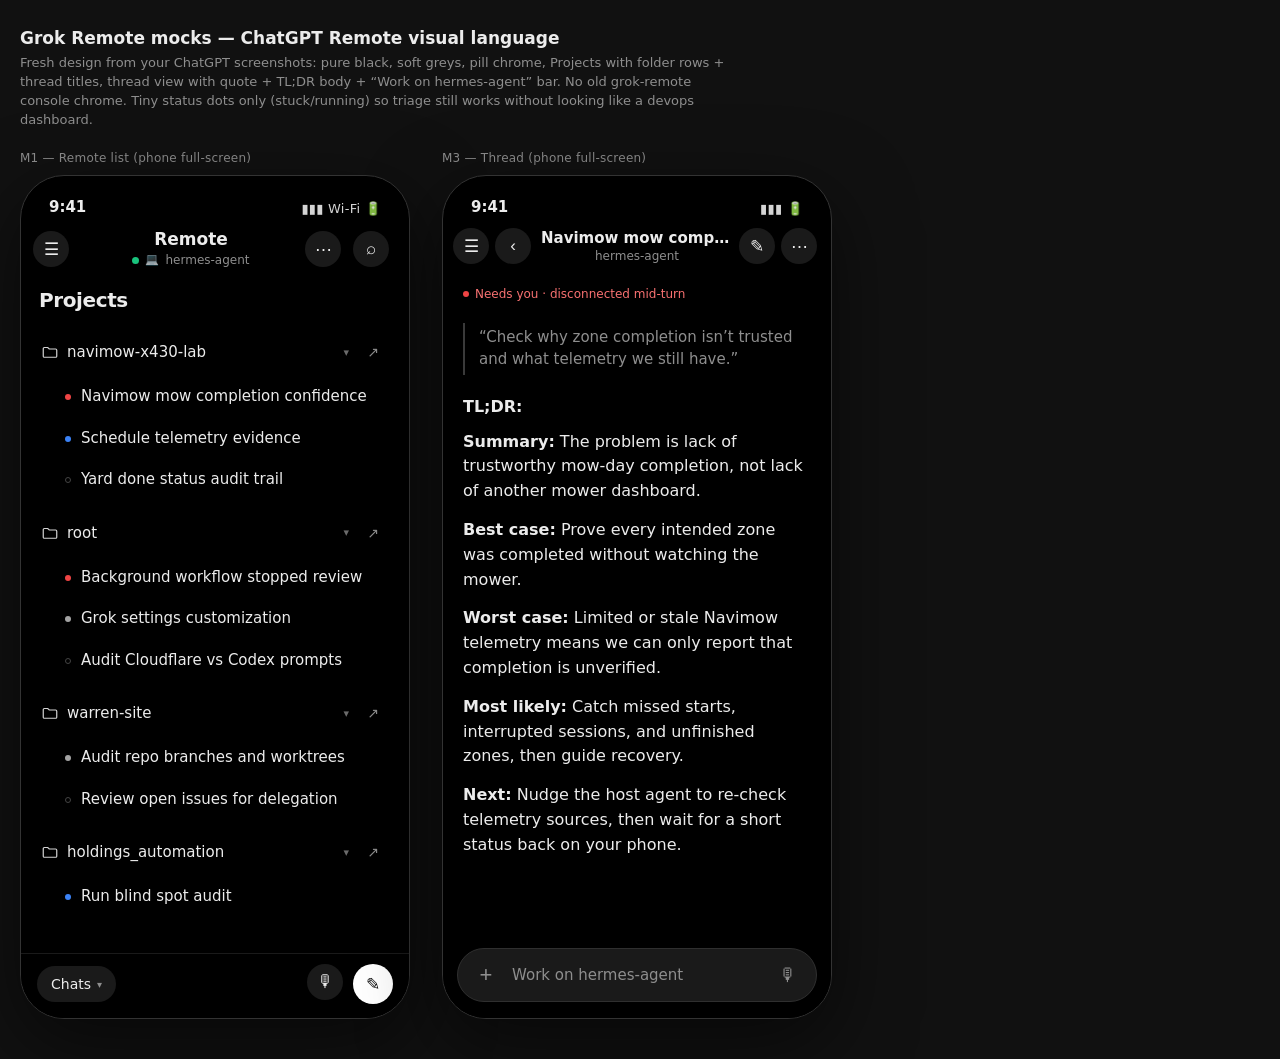
<file: docs/mocks/chatgpt-remote-m1-m3.html>
<!doctype html>
<html lang="en">
<head>
  <meta charset="utf-8" />
  <meta name="viewport" content="width=device-width, initial-scale=1, maximum-scale=1" />
  <title>Grok Remote — ChatGPT-faithful mocks</title>
  <style>
    /* Closely mirror ChatGPT mobile Remote: near-black, soft grey type, pill chrome */
    :root {
      --bg: #000000;
      --surface: #0d0d0d;
      --elevated: #1a1a1a;
      --elevated2: #212121;
      --border: #2f2f2f;
      --fg: #ececec;
      --muted: #8e8e8e;
      --dim: #6b6b6b;
      --green: #19c37d;
      --blue-pill: #fff;
      --accent: #10a37f; /* ChatGPT-ish green for brand accents only sparingly */
    }
    * { box-sizing: border-box; margin: 0; padding: 0; }
    body {
      font-family: "Söhne", "Segoe UI", system-ui, -apple-system, BlinkMacSystemFont, sans-serif;
      background: #111;
      color: var(--fg);
      padding: 28px 20px 40px;
    }
    h1 { font-size: 17px; font-weight: 600; margin-bottom: 6px; }
    .note { color: var(--muted); font-size: 13px; max-width: 720px; line-height: 1.45; margin-bottom: 22px; }
    .row { display: flex; flex-wrap: wrap; gap: 32px; }
    .cap { font-size: 12px; color: var(--muted); margin-bottom: 10px; letter-spacing: 0.02em; }

    .phone {
      width: 390px;
      height: 844px;
      background: var(--bg);
      border-radius: 44px;
      border: 1px solid #333;
      box-shadow: 0 24px 80px rgba(0,0,0,.55);
      overflow: hidden;
      display: flex;
      flex-direction: column;
      position: relative;
    }

    /* status bar */
    .sb {
      height: 50px;
      display: flex;
      align-items: flex-end;
      justify-content: space-between;
      padding: 0 28px 10px;
      font-size: 15px;
      font-weight: 600;
      flex-shrink: 0;
    }
    .sb-r { font-size: 13px; font-weight: 500; letter-spacing: 0.02em; opacity: .9; }

    /* ===== M1 Remote list (ChatGPT Remote right pane, full-phone) ===== */
    .m1-header {
      display: grid;
      grid-template-columns: 44px 1fr 44px 44px;
      align-items: center;
      gap: 4px;
      padding: 4px 12px 10px;
      flex-shrink: 0;
    }
    .circ {
      width: 36px; height: 36px;
      border-radius: 50%;
      background: var(--elevated);
      border: none;
      color: var(--fg);
      display: grid; place-items: center;
      font-size: 17px;
      cursor: default;
    }
    .m1-center {
      text-align: center;
      line-height: 1.15;
    }
    .m1-center .h {
      font-size: 17px;
      font-weight: 600;
    }
    .m1-center .host {
      display: inline-flex;
      align-items: center;
      gap: 6px;
      font-size: 12px;
      color: var(--muted);
      margin-top: 3px;
      font-weight: 400;
    }
    .host-dot {
      width: 7px; height: 7px; border-radius: 50%;
      background: var(--green);
    }
    .host-ico { opacity: .75; font-size: 11px; }

    .m1-scroll {
      flex: 1;
      overflow-y: auto;
      padding: 4px 18px 12px;
      -webkit-overflow-scrolling: touch;
    }
    .projects-label {
      font-size: 20px;
      font-weight: 600;
      margin: 6px 0 14px;
      letter-spacing: -0.02em;
    }

    .proj {
      margin-bottom: 6px;
    }
    .proj-head {
      display: flex;
      align-items: center;
      gap: 8px;
      padding: 10px 2px 8px;
      color: var(--fg);
      font-size: 15px;
      font-weight: 500;
    }
    .proj-head .folder {
      width: 18px; height: 18px;
      opacity: .9;
      flex-shrink: 0;
    }
    .proj-head .name { flex: 1; }
    .proj-head .chev {
      color: var(--dim);
      font-size: 11px;
      margin-left: 2px;
    }
    .proj-head .ext {
      width: 32px; height: 32px;
      border-radius: 50%;
      display: grid; place-items: center;
      color: var(--muted);
      font-size: 14px;
      flex-shrink: 0;
    }

    .thread-row {
      display: flex;
      align-items: center;
      gap: 10px;
      padding: 11px 8px 11px 26px;
      font-size: 15px;
      font-weight: 400;
      color: var(--fg);
      border-radius: 10px;
      line-height: 1.3;
    }
    .thread-row .t {
      flex: 1;
      white-space: nowrap;
      overflow: hidden;
      text-overflow: ellipsis;
    }
    /* Minimal status — ChatGPT doesn't use loud chips; tiny dots only for triage */
    .st {
      width: 6px; height: 6px; border-radius: 50%;
      flex-shrink: 0;
      background: transparent;
    }
    .st.stuck { background: #ef4444; }
    .st.running { background: #3b82f6; }
    .st.waiting { background: #a3a3a3; }
    .st.done { background: transparent; border: 1px solid #444; }

    .m1-bottom {
      flex-shrink: 0;
      display: flex;
      align-items: center;
      justify-content: space-between;
      padding: 10px 16px calc(14px + env(safe-area-inset-bottom, 0px));
      border-top: 1px solid #1a1a1a;
      background: var(--bg);
    }
    .chats-pill {
      display: inline-flex;
      align-items: center;
      gap: 6px;
      background: var(--elevated);
      border-radius: 20px;
      padding: 10px 14px;
      font-size: 14px;
      font-weight: 500;
      color: var(--fg);
    }
    .chats-pill .down { font-size: 10px; color: var(--muted); }
    .m1-actions { display: flex; gap: 10px; }
    .m1-actions .circ.white {
      background: #fff;
      color: #111;
      width: 40px; height: 40px;
    }

    /* ===== M3 Thread (ChatGPT Remote conversation) ===== */
    .m3-header {
      display: grid;
      grid-template-columns: 40px 40px 1fr 40px 40px;
      align-items: center;
      gap: 2px;
      padding: 2px 10px 10px;
      flex-shrink: 0;
    }
    .m3-titles { text-align: center; min-width: 0; padding: 0 4px; }
    .m3-titles .t1 {
      font-size: 15px;
      font-weight: 600;
      white-space: nowrap;
      overflow: hidden;
      text-overflow: ellipsis;
    }
    .m3-titles .t2 {
      font-size: 12px;
      color: var(--muted);
      font-weight: 400;
      margin-top: 2px;
    }

    .m3-scroll {
      flex: 1;
      overflow-y: auto;
      padding: 8px 20px 20px;
    }
    .quote {
      border-left: 2px solid #3a3a3a;
      padding: 4px 0 4px 14px;
      margin: 8px 0 20px;
      color: var(--muted);
      font-size: 15px;
      line-height: 1.45;
      font-style: normal;
    }
    .body-text {
      font-size: 16px;
      line-height: 1.55;
      color: var(--fg);
      font-weight: 400;
    }
    .body-text p { margin: 0 0 14px; }
    .body-text strong { font-weight: 600; }
    .body-text a {
      color: var(--fg);
      text-decoration: underline;
      text-underline-offset: 2px;
    }
    .tl { font-weight: 600; margin: 18px 0 10px; font-size: 16px; }

    .m3-bottom {
      flex-shrink: 0;
      padding: 8px 14px calc(16px + env(safe-area-inset-bottom, 0px));
      background: var(--bg);
    }
    .work-bar {
      display: flex;
      align-items: center;
      gap: 10px;
      background: var(--elevated);
      border: 1px solid var(--border);
      border-radius: 28px;
      padding: 8px 10px 8px 12px;
      min-height: 52px;
    }
    .work-bar .plus {
      width: 32px; height: 32px;
      border-radius: 50%;
      border: none;
      background: transparent;
      color: var(--muted);
      font-size: 22px;
      line-height: 1;
    }
    .work-bar .placeholder {
      flex: 1;
      color: var(--muted);
      font-size: 15px;
      font-weight: 400;
    }
    .work-bar .mic {
      width: 36px; height: 36px;
      border-radius: 50%;
      border: none;
      background: transparent;
      color: var(--muted);
      font-size: 18px;
    }

    /* Subtle stuck cue — not loud “ops console” */
    .soft-stuck {
      display: inline-flex;
      align-items: center;
      gap: 6px;
      font-size: 12px;
      color: #f87171;
      margin: 0 0 14px;
      font-weight: 500;
    }
    .soft-stuck::before {
      content: "";
      width: 6px; height: 6px; border-radius: 50%;
      background: #ef4444;
    }
  </style>
</head>
<body>
  <h1>Grok Remote mocks — ChatGPT Remote visual language</h1>
  <p class="note">
    Fresh design from your ChatGPT screenshots: pure black, soft greys, pill chrome,
    Projects with folder rows + thread titles, thread view with quote + TL;DR body +
    “Work on hermes-agent” bar. No old grok-remote console chrome. Tiny status dots only
    (stuck/running) so triage still works without looking like a devops dashboard.
  </p>

  <div class="row">
    <!-- ========== M1 ========== -->
    <div>
      <div class="cap">M1 — Remote list (phone full-screen)</div>
      <div class="phone" id="m1">
        <div class="sb"><span>9:41</span><span class="sb-r">▮▮▮  Wi‑Fi  🔋</span></div>
        <div class="m1-header">
          <button class="circ" aria-label="menu">☰</button>
          <div class="m1-center">
            <div class="h">Remote</div>
            <div class="host">
              <span class="host-dot"></span>
              <span class="host-ico">💻</span>
              hermes-agent
            </div>
          </div>
          <button class="circ" aria-label="more">⋯</button>
          <button class="circ" aria-label="search">⌕</button>
        </div>
        <div class="m1-scroll">
          <div class="projects-label">Projects</div>

          <div class="proj">
            <div class="proj-head">
              <svg class="folder" viewBox="0 0 24 24" fill="none" stroke="currentColor" stroke-width="1.6"><path d="M3 7.5A1.5 1.5 0 0 1 4.5 6H9l2 2h8.5A1.5 1.5 0 0 1 21 9.5v8A1.5 1.5 0 0 1 19.5 19h-15A1.5 1.5 0 0 1 3 17.5v-10z"/></svg>
              <span class="name">navimow-x430-lab</span>
              <span class="chev">▾</span>
              <span class="ext">↗</span>
            </div>
            <div class="thread-row"><span class="st stuck"></span><span class="t">Navimow mow completion confidence</span></div>
            <div class="thread-row"><span class="st running"></span><span class="t">Schedule telemetry evidence</span></div>
            <div class="thread-row"><span class="st done"></span><span class="t">Yard done status audit trail</span></div>
          </div>

          <div class="proj">
            <div class="proj-head">
              <svg class="folder" viewBox="0 0 24 24" fill="none" stroke="currentColor" stroke-width="1.6"><path d="M3 7.5A1.5 1.5 0 0 1 4.5 6H9l2 2h8.5A1.5 1.5 0 0 1 21 9.5v8A1.5 1.5 0 0 1 19.5 19h-15A1.5 1.5 0 0 1 3 17.5v-10z"/></svg>
              <span class="name">root</span>
              <span class="chev">▾</span>
              <span class="ext">↗</span>
            </div>
            <div class="thread-row"><span class="st stuck"></span><span class="t">Background workflow stopped review</span></div>
            <div class="thread-row"><span class="st waiting"></span><span class="t">Grok settings customization</span></div>
            <div class="thread-row"><span class="st done"></span><span class="t">Audit Cloudflare vs Codex prompts</span></div>
          </div>

          <div class="proj">
            <div class="proj-head">
              <svg class="folder" viewBox="0 0 24 24" fill="none" stroke="currentColor" stroke-width="1.6"><path d="M3 7.5A1.5 1.5 0 0 1 4.5 6H9l2 2h8.5A1.5 1.5 0 0 1 21 9.5v8A1.5 1.5 0 0 1 19.5 19h-15A1.5 1.5 0 0 1 3 17.5v-10z"/></svg>
              <span class="name">warren-site</span>
              <span class="chev">▾</span>
              <span class="ext">↗</span>
            </div>
            <div class="thread-row"><span class="st waiting"></span><span class="t">Audit repo branches and worktrees</span></div>
            <div class="thread-row"><span class="st done"></span><span class="t">Review open issues for delegation</span></div>
          </div>

          <div class="proj">
            <div class="proj-head">
              <svg class="folder" viewBox="0 0 24 24" fill="none" stroke="currentColor" stroke-width="1.6"><path d="M3 7.5A1.5 1.5 0 0 1 4.5 6H9l2 2h8.5A1.5 1.5 0 0 1 21 9.5v8A1.5 1.5 0 0 1 19.5 19h-15A1.5 1.5 0 0 1 3 17.5v-10z"/></svg>
              <span class="name">holdings_automation</span>
              <span class="chev">▾</span>
              <span class="ext">↗</span>
            </div>
            <div class="thread-row"><span class="st running"></span><span class="t">Run blind spot audit</span></div>
          </div>
        </div>
        <div class="m1-bottom">
          <div class="chats-pill">Chats <span class="down">▾</span></div>
          <div class="m1-actions">
            <button class="circ" aria-label="voice">🎙</button>
            <button class="circ white" aria-label="new">✎</button>
          </div>
        </div>
      </div>
    </div>

    <!-- ========== M3 ========== -->
    <div>
      <div class="cap">M3 — Thread (phone full-screen)</div>
      <div class="phone" id="m3">
        <div class="sb"><span>9:41</span><span class="sb-r">▮▮▮  🔋</span></div>
        <div class="m3-header">
          <button class="circ" aria-label="menu">☰</button>
          <button class="circ" aria-label="back">‹</button>
          <div class="m3-titles">
            <div class="t1">Navimow mow completion…</div>
            <div class="t2">hermes-agent</div>
          </div>
          <button class="circ" aria-label="compose">✎</button>
          <button class="circ" aria-label="more">⋯</button>
        </div>
        <div class="m3-scroll">
          <div class="soft-stuck">Needs you · disconnected mid-turn</div>
          <div class="quote">
            “Check why zone completion isn’t trusted and what telemetry we still have.”
          </div>
          <div class="body-text">
            <div class="tl">TL;DR:</div>
            <p><strong>Summary:</strong> The problem is lack of trustworthy mow-day completion, not lack of another mower dashboard.</p>
            <p><strong>Best case:</strong> Prove every intended zone was completed without watching the mower.</p>
            <p><strong>Worst case:</strong> Limited or stale Navimow telemetry means we can only report that completion is unverified.</p>
            <p><strong>Most likely:</strong> Catch missed starts, interrupted sessions, and unfinished zones, then guide recovery.</p>
            <p><strong>Next:</strong> Nudge the host agent to re-check telemetry sources, then wait for a short status back on your phone.</p>
          </div>
        </div>
        <div class="m3-bottom">
          <div class="work-bar">
            <button class="plus" type="button">+</button>
            <div class="placeholder">Work on hermes-agent</div>
            <button class="mic" type="button" aria-label="voice">🎙</button>
          </div>
        </div>
      </div>
    </div>
  </div>
</body>
</html>
</file>
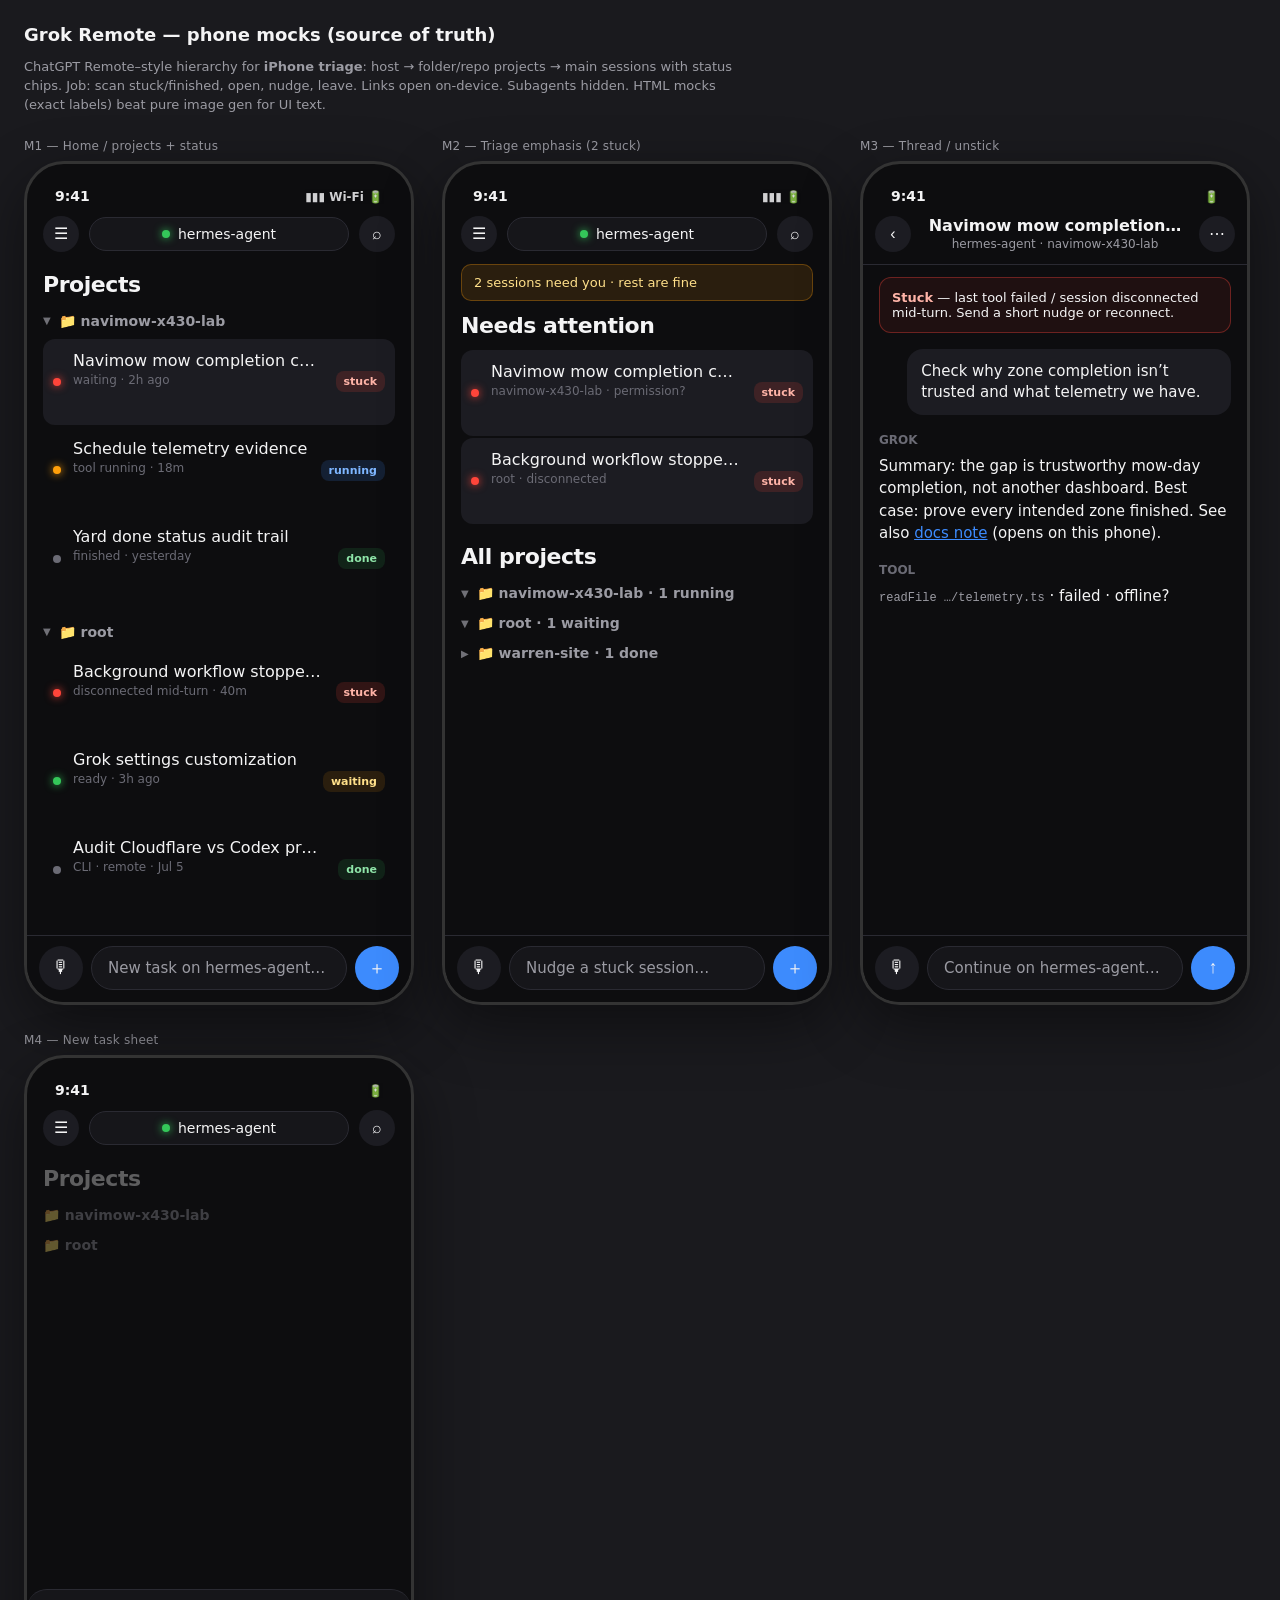
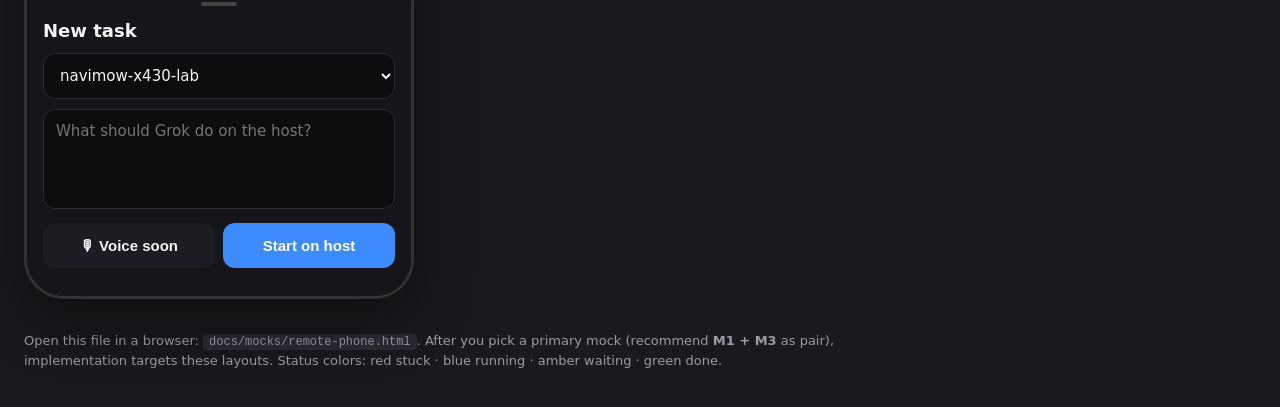
<file: docs/mocks/remote-phone.html>
<!doctype html>
<html lang="en">
<head>
  <meta charset="utf-8" />
  <meta name="viewport" content="width=device-width, initial-scale=1" />
  <title>Grok Remote — Phone mocks</title>
  <style>
    :root {
      --bg: #0d0d0f;
      --bg2: #16161a;
      --bg3: #1c1c22;
      --fg: #f4f4f5;
      --muted: #9b9ba3;
      --dim: #6b6b75;
      --border: #2a2a32;
      --accent: #3d8bfd;
      --green: #34c759;
      --amber: #ff9f0a;
      --red: #ff453a;
      --chip: #2c2c34;
    }
    * { box-sizing: border-box; }
    body {
      margin: 0;
      font-family: -apple-system, BlinkMacSystemFont, "SF Pro Text", "Segoe UI", system-ui, sans-serif;
      background: #1a1a1e;
      color: var(--fg);
      padding: 24px;
    }
    h1 { font-size: 18px; font-weight: 600; margin: 0 0 8px; }
    .sub { color: var(--muted); font-size: 13px; margin-bottom: 24px; max-width: 720px; line-height: 1.45; }
    .row { display: flex; flex-wrap: wrap; gap: 28px; align-items: flex-start; }
    .label { font-size: 12px; color: var(--muted); margin-bottom: 8px; letter-spacing: 0.02em; }
    /* Phone chrome */
    .phone {
      width: 390px;
      height: 844px;
      background: var(--bg);
      border-radius: 40px;
      border: 3px solid #333;
      box-shadow: 0 20px 60px rgba(0,0,0,.45);
      overflow: hidden;
      display: flex;
      flex-direction: column;
      position: relative;
    }
    .notch {
      height: 48px;
      display: flex;
      align-items: flex-end;
      justify-content: space-between;
      padding: 0 28px 8px;
      font-size: 14px;
      font-weight: 600;
      flex-shrink: 0;
    }
    .notch .icons { font-size: 12px; opacity: .85; }
    .topbar {
      display: flex;
      align-items: center;
      gap: 10px;
      padding: 4px 16px 12px;
      flex-shrink: 0;
    }
    .icon-btn {
      width: 36px; height: 36px;
      border-radius: 50%;
      background: var(--bg3);
      border: none;
      color: var(--fg);
      display: grid; place-items: center;
      font-size: 16px;
    }
    .host-pill {
      flex: 1;
      display: flex;
      align-items: center;
      justify-content: center;
      gap: 8px;
      background: var(--bg2);
      border: 1px solid var(--border);
      border-radius: 20px;
      padding: 8px 14px;
      font-size: 14px;
      font-weight: 500;
    }
    .dot { width: 8px; height: 8px; border-radius: 50%; background: var(--green); box-shadow: 0 0 8px var(--green); }
    .dot.amber { background: var(--amber); box-shadow: 0 0 8px var(--amber); }
    .dot.red { background: var(--red); box-shadow: 0 0 8px var(--red); }
    .dot.muted { background: var(--dim); box-shadow: none; }
    .scroll { flex: 1; overflow-y: auto; padding: 0 16px 16px; }
    .section-title {
      font-size: 22px;
      font-weight: 700;
      margin: 8px 0 12px;
      letter-spacing: -0.02em;
    }
    .project {
      margin-bottom: 18px;
    }
    .project-head {
      display: flex;
      align-items: center;
      gap: 8px;
      color: var(--muted);
      font-size: 14px;
      font-weight: 600;
      margin-bottom: 6px;
      padding: 4px 0;
    }
    .project-head .chev { font-size: 10px; opacity: .7; }
    .thread {
      display: flex;
      align-items: center;
      gap: 12px;
      padding: 12px 10px;
      border-radius: 12px;
      margin: 2px 0;
    }
    .thread:active, .thread.hot { background: var(--bg3); }
    .thread .meta { flex: 1; min-width: 0; }
    .thread .title {
      font-size: 16px;
      font-weight: 500;
      white-space: nowrap;
      overflow: hidden;
      text-overflow: ellipsis;
    }
    .thread .sub {
      font-size: 12px;
      color: var(--dim);
      margin-top: 2px;
    }
    .chip {
      font-size: 11px;
      font-weight: 600;
      padding: 4px 8px;
      border-radius: 8px;
      background: var(--chip);
      color: var(--muted);
      flex-shrink: 0;
      text-transform: lowercase;
    }
    .chip.stuck { color: #ffb4a8; background: rgba(255,69,58,.15); }
    .chip.running { color: #7eb6ff; background: rgba(61,139,253,.15); }
    .chip.waiting { color: #ffe08a; background: rgba(255,159,10,.12); }
    .chip.done { color: #8ee4a8; background: rgba(52,199,89,.12); }
    .composer-bar {
      border-top: 1px solid var(--border);
      padding: 10px 12px calc(12px + env(safe-area-inset-bottom, 0px));
      display: flex;
      gap: 8px;
      align-items: center;
      background: var(--bg);
      flex-shrink: 0;
    }
    .composer-input {
      flex: 1;
      background: var(--bg2);
      border: 1px solid var(--border);
      border-radius: 22px;
      padding: 12px 16px;
      color: var(--muted);
      font-size: 15px;
    }
    .fab {
      width: 44px; height: 44px;
      border-radius: 50%;
      border: none;
      background: var(--bg3);
      color: var(--fg);
      font-size: 18px;
    }
    .fab.primary { background: var(--accent); }
    /* Thread view */
    .thread-top {
      display: flex;
      align-items: center;
      gap: 8px;
      padding: 4px 12px 12px;
      border-bottom: 1px solid var(--border);
    }
    .thread-top .titles { flex: 1; min-width: 0; text-align: center; }
    .thread-top .t1 {
      font-size: 16px; font-weight: 600;
      white-space: nowrap; overflow: hidden; text-overflow: ellipsis;
    }
    .thread-top .t2 { font-size: 12px; color: var(--muted); margin-top: 2px; }
    .msg { margin: 16px 0; }
    .msg.user {
      background: var(--bg3);
      border-radius: 16px;
      padding: 12px 14px;
      font-size: 15px;
      line-height: 1.4;
      max-width: 92%;
      margin-left: auto;
    }
    .msg.asst {
      font-size: 15px;
      line-height: 1.5;
      color: var(--fg);
    }
    .msg .who { font-size: 12px; color: var(--dim); margin-bottom: 6px; font-weight: 600; }
    .blocker {
      border: 1px solid rgba(255,69,58,.35);
      background: rgba(255,69,58,.08);
      border-radius: 12px;
      padding: 12px;
      margin: 12px 0;
      font-size: 13px;
    }
    .blocker strong { color: #ffb4a8; }
    .link { color: var(--accent); text-decoration: underline; }
    .sheet {
      position: absolute; left: 0; right: 0; bottom: 0;
      background: var(--bg2);
      border-radius: 20px 20px 0 0;
      padding: 12px 16px 28px;
      border-top: 1px solid var(--border);
    }
    .sheet .grab {
      width: 36px; height: 4px; background: #444; border-radius: 2px;
      margin: 0 auto 14px;
    }
    .sheet h2 { font-size: 18px; margin: 0 0 12px; }
    .sheet select, .sheet textarea {
      width: 100%;
      background: var(--bg);
      border: 1px solid var(--border);
      border-radius: 12px;
      color: var(--fg);
      padding: 12px;
      font-size: 15px;
      font-family: inherit;
      margin-bottom: 10px;
    }
    .sheet textarea { min-height: 100px; resize: none; }
    .sheet .row-actions { display: flex; gap: 8px; }
    .sheet .btn {
      flex: 1; padding: 14px; border-radius: 12px; border: none;
      font-size: 15px; font-weight: 600; cursor: pointer;
    }
    .sheet .btn.primary { background: var(--accent); color: #fff; }
    .sheet .btn.ghost { background: var(--bg3); color: var(--fg); }
    .banner {
      background: rgba(255,159,10,.12);
      border: 1px solid rgba(255,159,10,.3);
      color: #ffe08a;
      font-size: 13px;
      padding: 10px 12px;
      border-radius: 10px;
      margin-bottom: 12px;
    }
    .legend { margin-top: 32px; color: var(--muted); font-size: 13px; max-width: 900px; line-height: 1.5; }
    .legend code { background: #2a2a32; padding: 1px 6px; border-radius: 4px; font-size: 12px; }
  </style>
</head>
<body>
  <h1>Grok Remote — phone mocks (source of truth)</h1>
  <p class="sub">
    ChatGPT Remote–style hierarchy for <strong>iPhone triage</strong>: host → folder/repo projects → main sessions
    with status chips. Job: scan stuck/finished, open, nudge, leave. Links open on-device. Subagents hidden.
    HTML mocks (exact labels) beat pure image gen for UI text.
  </p>

  <div class="row">
    <!-- M1 Home -->
    <div>
      <div class="label">M1 — Home / projects + status</div>
      <div class="phone" id="m1">
        <div class="notch"><span>9:41</span><span class="icons">▮▮▮  Wi‑Fi  🔋</span></div>
        <div class="topbar">
          <button class="icon-btn" aria-label="menu">☰</button>
          <div class="host-pill"><span class="dot"></span> hermes-agent</div>
          <button class="icon-btn" aria-label="search">⌕</button>
        </div>
        <div class="scroll">
          <div class="section-title">Projects</div>
          <div class="project">
            <div class="project-head"><span class="chev">▼</span> 📁 navimow-x430-lab</div>
            <div class="thread hot">
              <span class="dot red"></span>
              <div class="meta">
                <div class="title">Navimow mow completion confidence</div>
                <div class="sub">waiting · 2h ago</div>
              </div>
              <span class="chip stuck">stuck</span>
            </div>
            <div class="thread">
              <span class="dot amber"></span>
              <div class="meta">
                <div class="title">Schedule telemetry evidence</div>
                <div class="sub">tool running · 18m</div>
              </div>
              <span class="chip running">running</span>
            </div>
            <div class="thread">
              <span class="dot muted"></span>
              <div class="meta">
                <div class="title">Yard done status audit trail</div>
                <div class="sub">finished · yesterday</div>
              </div>
              <span class="chip done">done</span>
            </div>
          </div>
          <div class="project">
            <div class="project-head"><span class="chev">▼</span> 📁 root</div>
            <div class="thread">
              <span class="dot red"></span>
              <div class="meta">
                <div class="title">Background workflow stopped review</div>
                <div class="sub">disconnected mid-turn · 40m</div>
              </div>
              <span class="chip stuck">stuck</span>
            </div>
            <div class="thread">
              <span class="dot"></span>
              <div class="meta">
                <div class="title">Grok settings customization</div>
                <div class="sub">ready · 3h ago</div>
              </div>
              <span class="chip waiting">waiting</span>
            </div>
            <div class="thread">
              <span class="dot muted"></span>
              <div class="meta">
                <div class="title">Audit Cloudflare vs Codex prompts</div>
                <div class="sub">CLI · remote · Jul 5</div>
              </div>
              <span class="chip done">done</span>
            </div>
          </div>
          <div class="project">
            <div class="project-head"><span class="chev">▼</span> 📁 warren-site</div>
            <div class="thread">
              <span class="dot"></span>
              <div class="meta">
                <div class="title">Audit repo branches and worktrees</div>
                <div class="sub">ready · 1d</div>
              </div>
              <span class="chip waiting">waiting</span>
            </div>
          </div>
        </div>
        <div class="composer-bar">
          <button class="fab" title="voice later" disabled>🎙</button>
          <div class="composer-input">New task on hermes-agent…</div>
          <button class="fab primary">＋</button>
        </div>
      </div>
    </div>

    <!-- M2 triage -->
    <div>
      <div class="label">M2 — Triage emphasis (2 stuck)</div>
      <div class="phone" id="m2">
        <div class="notch"><span>9:41</span><span class="icons">▮▮▮  🔋</span></div>
        <div class="topbar">
          <button class="icon-btn">☰</button>
          <div class="host-pill"><span class="dot"></span> hermes-agent</div>
          <button class="icon-btn">⌕</button>
        </div>
        <div class="scroll">
          <div class="banner">2 sessions need you · rest are fine</div>
          <div class="section-title">Needs attention</div>
          <div class="thread hot">
            <span class="dot red"></span>
            <div class="meta">
              <div class="title">Navimow mow completion confidence</div>
              <div class="sub">navimow-x430-lab · permission?</div>
            </div>
            <span class="chip stuck">stuck</span>
          </div>
          <div class="thread hot">
            <span class="dot red"></span>
            <div class="meta">
              <div class="title">Background workflow stopped review</div>
              <div class="sub">root · disconnected</div>
            </div>
            <span class="chip stuck">stuck</span>
          </div>
          <div class="section-title" style="margin-top:20px">All projects</div>
          <div class="project-head"><span class="chev">▼</span> 📁 navimow-x430-lab · 1 running</div>
          <div class="project-head"><span class="chev">▼</span> 📁 root · 1 waiting</div>
          <div class="project-head"><span class="chev">▶</span> 📁 warren-site · 1 done</div>
        </div>
        <div class="composer-bar">
          <button class="fab">🎙</button>
          <div class="composer-input">Nudge a stuck session…</div>
          <button class="fab primary">＋</button>
        </div>
      </div>
    </div>

    <!-- M3 Thread -->
    <div>
      <div class="label">M3 — Thread / unstick</div>
      <div class="phone" id="m3">
        <div class="notch"><span>9:41</span><span class="icons">🔋</span></div>
        <div class="thread-top">
          <button class="icon-btn">‹</button>
          <div class="titles">
            <div class="t1">Navimow mow completion…</div>
            <div class="t2">hermes-agent · navimow-x430-lab</div>
          </div>
          <button class="icon-btn">⋯</button>
        </div>
        <div class="scroll">
          <div class="blocker">
            <strong>Stuck</strong> — last tool failed / session disconnected mid-turn.
            Send a short nudge or reconnect.
          </div>
          <div class="msg user">
            Check why zone completion isn’t trusted and what telemetry we have.
          </div>
          <div class="msg asst">
            <div class="who">GROK</div>
            Summary: the gap is trustworthy mow-day completion, not another dashboard.
            Best case: prove every intended zone finished.
            See also <a class="link" href="https://example.com" target="_blank" rel="noopener">docs note</a>
            (opens on this phone).
          </div>
          <div class="msg asst">
            <div class="who">TOOL</div>
            <code style="font-size:12px;color:var(--muted)">readFile …/telemetry.ts</code> · failed · offline?
          </div>
        </div>
        <div class="composer-bar">
          <button class="fab">🎙</button>
          <div class="composer-input">Continue on hermes-agent…</div>
          <button class="fab primary">↑</button>
        </div>
      </div>
    </div>

    <!-- M4 New task -->
    <div>
      <div class="label">M4 — New task sheet</div>
      <div class="phone" id="m4">
        <div class="notch"><span>9:41</span><span class="icons">🔋</span></div>
        <div class="topbar">
          <button class="icon-btn">☰</button>
          <div class="host-pill"><span class="dot"></span> hermes-agent</div>
          <button class="icon-btn">⌕</button>
        </div>
        <div class="scroll" style="opacity:.35">
          <div class="section-title">Projects</div>
          <div class="project-head">📁 navimow-x430-lab</div>
          <div class="project-head">📁 root</div>
        </div>
        <div class="sheet">
          <div class="grab"></div>
          <h2>New task</h2>
          <select>
            <option>navimow-x430-lab</option>
            <option>root</option>
            <option>warren-site</option>
          </select>
          <textarea placeholder="What should Grok do on the host?"></textarea>
          <div class="row-actions">
            <button class="btn ghost">🎙 Voice soon</button>
            <button class="btn primary">Start on host</button>
          </div>
        </div>
      </div>
    </div>
  </div>

  <p class="legend">
    Open this file in a browser: <code>docs/mocks/remote-phone.html</code>.
    After you pick a primary mock (recommend <strong>M1 + M3</strong> as pair), implementation targets these layouts.
    Status colors: red stuck · blue running · amber waiting · green done.
  </p>
</body>
</html>
</file>
